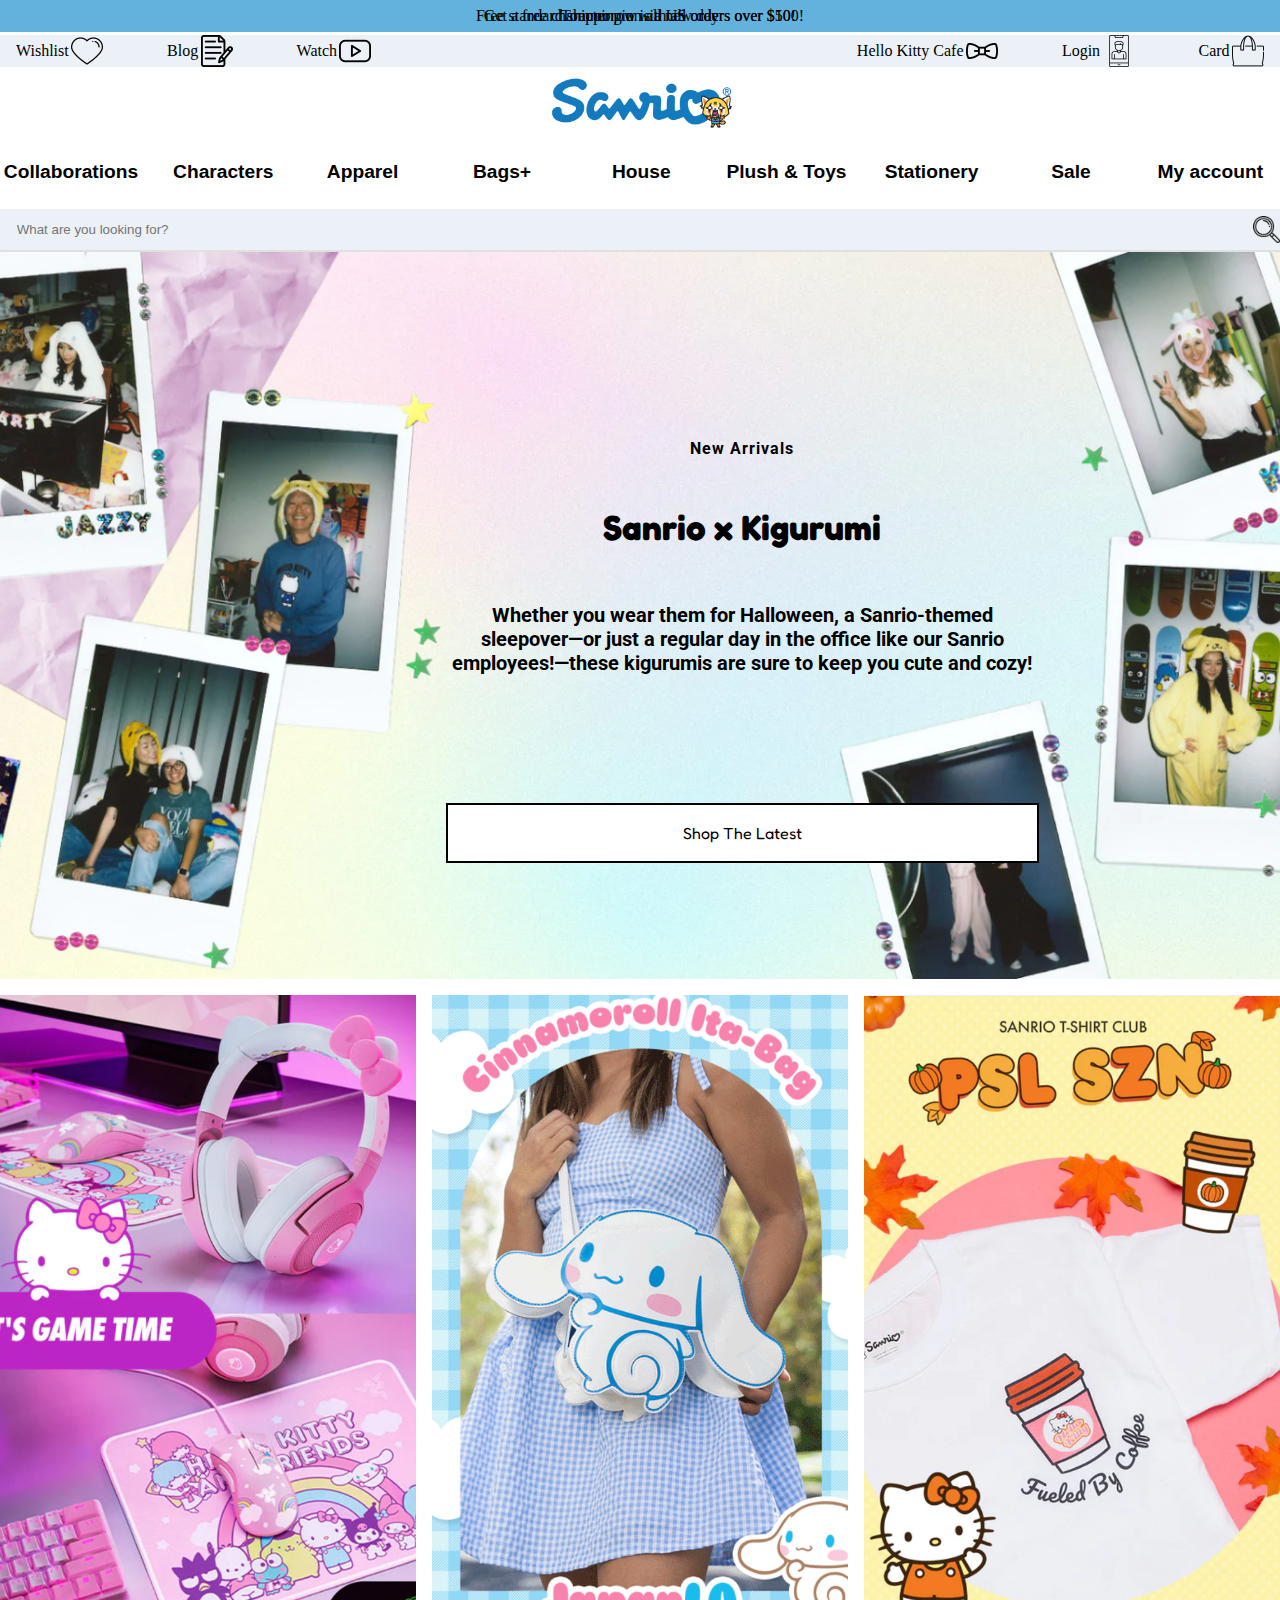
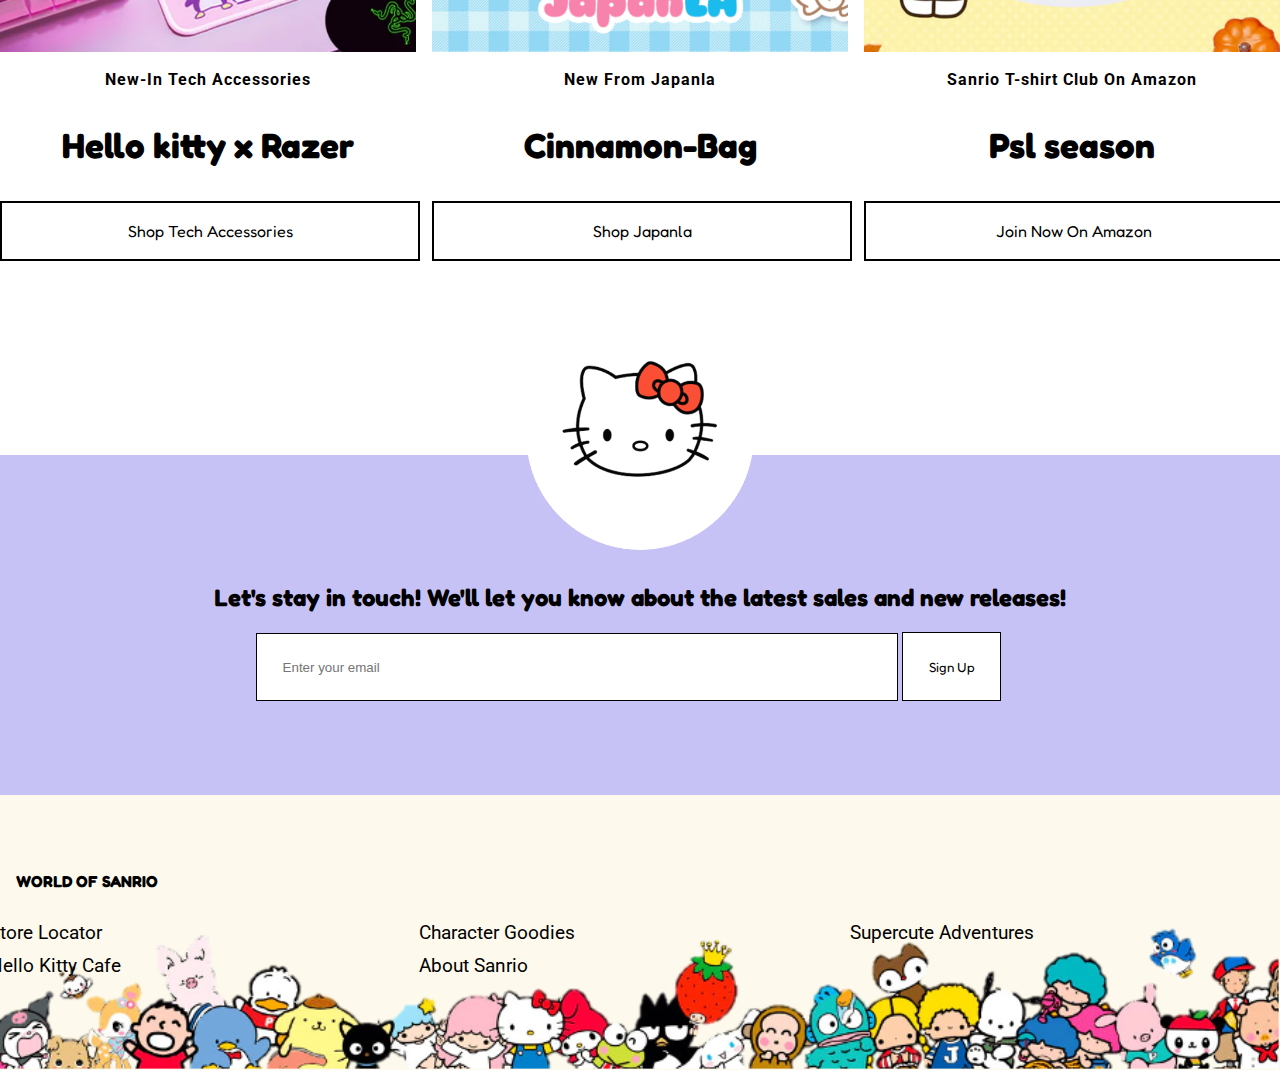
<file: index.html>
<!DOCTYPE html>
<html lang="en">
<head>
    <meta charset="UTF-8">
    <link rel="stylesheet" href="css/sanrio.css">
    <link rel="stylesheet" href="css/both.css">
    <meta http-equiv="X-UA-Compatible" content="IE=edge">
    <meta name="viewport" content="width=device-width, initial-scale=1.0">
    <title>Sanrio Home</title>
</head>
<body>  
    <header>      
        <section aria-label="Our deals">   
            <p>Tommorow is a new day</p>  
            <p>Free standard shipping on all US orders over $100!</p>
            <p>Get a free character pin with all orders over $50!</p>
        </section>     
        
        <button aria-hidden="menu open"><img src="img/menu.png" alt="menu"/></button>

        <section aria-label="Fast Links">
            <a href="#">Wishlist <img src="img/wishlist.png" alt="icon heart"> </a>
            <a href="#">Blog <img src="img/blog.png" alt="pen and notebook icon"></a>
            <a href="#">Watch <img src="img/watch.png" alt="play video icon"> </a>
            <a href="#">Hello Kitty Cafe <img src="img/cafe.png" alt="icon Bow"> </a>
            <a href="#">Login<img src="img/login.png" alt="login"></a>
            <a href="#">Card<img src="img/bag.png" alt="Shopping bag"></a>
        </section> 
        
        <a href="#"><img src="img/logo.png" alt="sanrio logo"></a>

        <nav>

            <button aria-hidden="menu sluiten"><img src="img/sluiten.png" alt="close button from the menu" /></button>
          
            <ul>
                <li><a href="#">Collaborations</a></li>
                <li><a href="#">Characters</a></li>
                <li><a href="#">Apparel</a></li>
                <li><a href="#">Bags+</a></li>
                <li><a href="koop.html">House</a></li>
                <li><a href="#">Plush & Toys</a></li>
                <li><a href="#">Stationery</a></li>
                <li><a href="#">Sale</a></li>
                <li><a href="#"> My account</a></li>
            </ul>

            <section aria-label="Fast Links">
                <a href="#">Wishlist <img src="img/wishlist.png" alt="icon heart"> </a>
                <a href="#">Blog <img src="img/blog.png" alt="pen and notebook icon"></a>
                <a href="#">Watch <img src="img/watch.png" alt="play video icon"> </a>
                <a href="#">Cafe <img src="img/cafe.png" alt="icon Bow"> </a>
            </section> 
        </nav>
      
        <form action="" >
            <input type="search" placeholder="What are you looking for?">
            <button type="submit"></button>
        </form>
    </header>

    <main>
        <h1>sanrio</h1>

        <section aria-label="ad for sanrio kigurumi">
            <div>
                <h2>New Arrivals</h2>
                <h3>Sanrio x Kigurumi</h3>
                <p>Whether you wear them for Halloween, a Sanrio-themed sleepover—or just a regular day in the office like our Sanrio employees!—these kigurumis are sure to keep you cute and cozy!</p>
                <a href="#">Shop The Latest</a>
            </div>
            <img src="img/eerstemain.png" alt="image with people wearing our sanrio collection">
        </section>
        
        <section  aria-label="ad for Hello Kitty x Razer">
            <img src="img/main1.png" alt="Image of our new headphones with razer">
            <h2>New-In Tech Accessories</h2>
            <h3>Hello kitty x Razer</h3>
            <p>We partnered with Razer (who's like, a major name in the e-sports community!) for the cutest gaming accessories ever. You sure need them. Get them here!</p>
            <a href="#">Shop Tech Accessories</a>
        </section>

        <section aria-label="ad for Cinnamon-Bag">
            <img src="img/main2.png" alt="image of our new Cinnamon-Bag">
            <h2>New From Japanla</h2>
            <h3>Cinnamon-Bag</h3>
            <p>bags are accessories with clear pockets designed to showcase pins, buttons, and other types of fandom merch. They're named for the "pain" inflicted on the bags by all of the pins attached to it!</p>
            <a href="#">Shop Japanla</a>
        </section>

        <section aria-label="ad for joining the sanrio club">
            <img src="img/main3.png" alt="image of our autumn sanrio collection with pumpkins on it">
            <h2>Sanrio T-shirt Club On Amazon</h2>
            <h3>Psl season</h3>
            <p>Grab your pumpkin spice latte! Autumn's on the way. Join the Sanrio T-Shirt Club at Amazon and get an exclusive tee delivered to your doorstep for only $17.99 per month with free shipping!</p>
            <a href="#">Join Now On Amazon</a>
        </section>
   
        <ul>
            <li><a href="#">Shop hello kitty</a></li>
            <li><a href="#">Shop New Arrivals</a></li>
            <li><a href="#">Shop Apparel</a></li>  
        </ul>

        <ul>
            <li><a href="#">Shop Home Goods</a></li>
            <li><a href="#">Shop Plushes</a></li>
            <li><a href="#">Shop Stationery</a></li> 
        </ul>
    
    </main>

    <footer>  
        <img src="img/hoofd.png" alt="hello kitty head icon">
            
        <section aria-label="mail about our new products">
            <h2>Let's stay in touch! We'll let you know about the latest sales and new releases!</h2>
            <input type="mail" placeholder="Enter your email">
            <button>Sign Up</button>
        </section>

        <section aria-label="A footer with fast links">
            <h2>WORLD OF SANRIO</h2>
            <ul>
                <li><a href="#">Store Locator</a></li>
                <li><a href="#">Character Goodies</a></li>
                <li><a href="#">Supercute Adventures</a></li>
                <li><a href="#">Hello Kitty Cafe</a></li>
                <li><a href="#">About Sanrio</a></li>
            </ul>
        </section>
    </footer>
    <script defer src="scripts/scripts.js"></script>
</body>

</html>
</file>
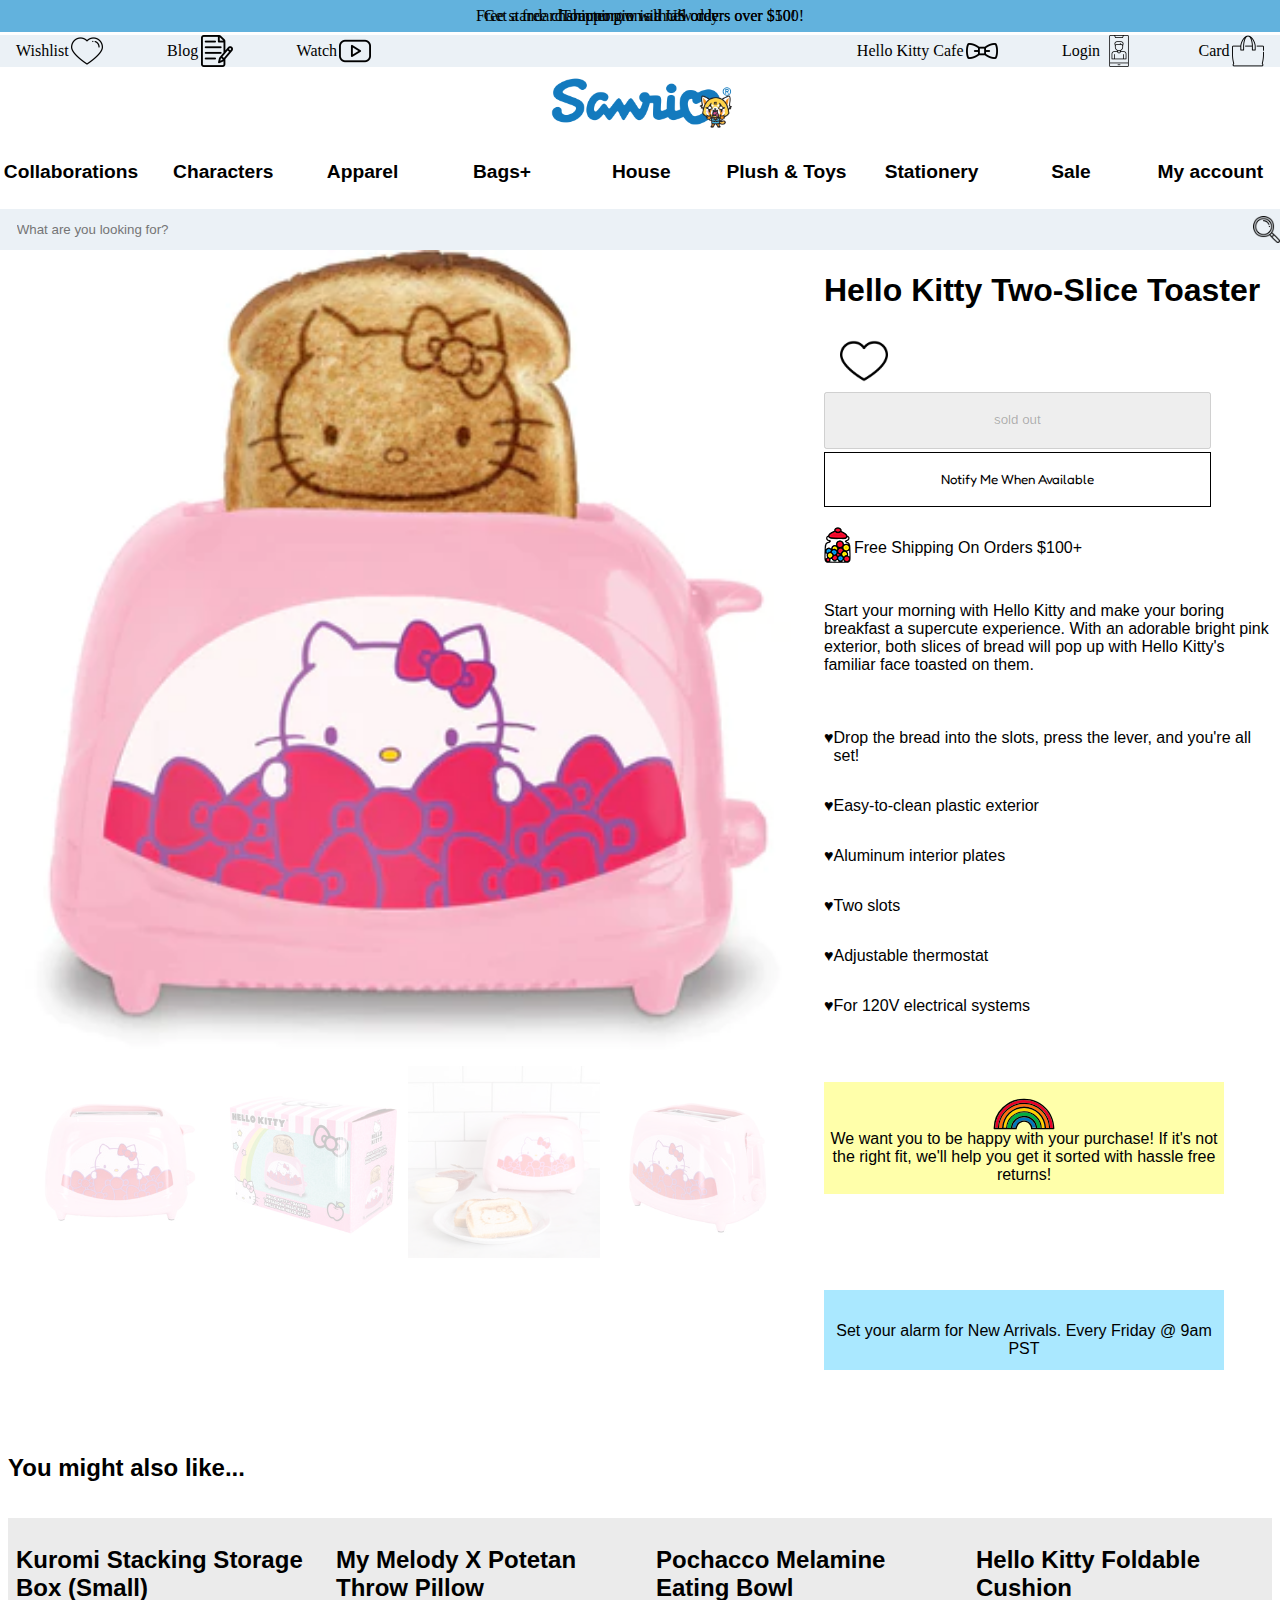
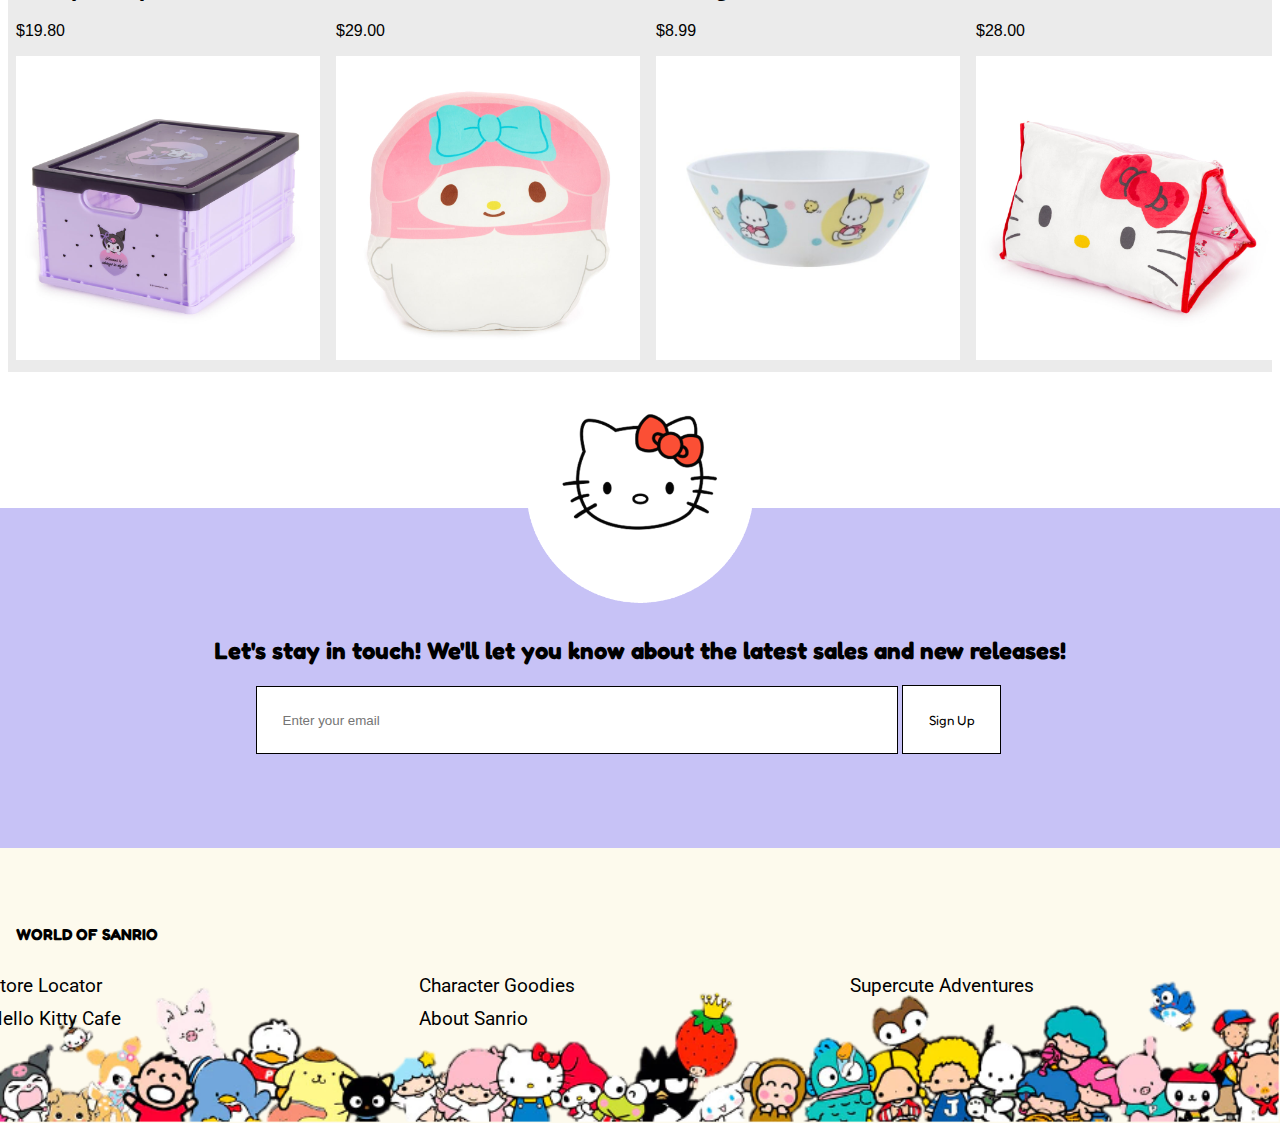
<file: koop.html>
<!DOCTYPE html>
<html lang="en">
<head>
    <meta charset="UTF-8">
    <link rel="stylesheet" href="css/koop.css">
    <link rel="stylesheet" href="css/both.css">
    <meta http-equiv="X-UA-Compatible" content="IE=edge">
    <meta name="viewport" content="width=device-width, initial-scale=1.0">
    <title>Sanrio shope page</title>
</head>
<body>
    <header>      
        <section aria-label="Our deals">   
            <p>Tommorow is a new day</p>  
            <p>Free standard shipping on all US orders over $100!</p>
            <p>Get a free character pin with all orders over $50!</p>  
        </section>     
        
        <button aria-hidden="menu open"><img src="img/menu.png" alt="menu"/></button>

        <section aria-label="Fast Links">
            <a href="#">Wishlist <img src="img/wishlist.png" alt="icon heart"> </a>
            <a href="#">Blog <img src="img/blog.png" alt="pen and notebook icon"></a>
            <a href="#">Watch <img src="img/watch.png" alt="play video icon"> </a>
            <a href="#">Hello Kitty Cafe <img src="img/cafe.png" alt="icon Bow"> </a>
            <a href="#">Login<img src="img/login.png" alt="login"></a>
            <a href="#">Card<img src="img/bag.png" alt="Shopping bag"></a>
        </section> 
        
        <a href="index.html"><img src="img/logo.png" alt="sanrio logo"></a>

        <nav>
            <button aria-hidden="menu sluiten"><img src="img/sluiten.png" alt="close button from the navigation menu" /></button>
            <ul>
                <li><a href="#">Collaborations</a></li>
                <li><a href="#">Characters</a></li>
                <li><a href="#">Apparel</a></li>
                <li><a href="#">Bags+</a></li>
                <li><a href="koop.html">House</a></li>
                <li><a href="#">Plush & Toys</a></li>
                <li><a href="#">Stationery</a></li>
                <li><a href="#">Sale</a></li>
                <li><a href="#"> My account</a></li>
            </ul>

            <section aria-label="Fast Links">
                <a href="#">Wishlist <img src="img/wishlist.png" alt="icon heart"> </a>
                <a href="#">Blog <img src="img/blog.png" alt="pen and notebook icon"></a>
                <a href="#">Watch <img src="img/watch.png" alt="play video icon"> </a>
                <a href="#">Cafe <img src="img/cafe.png" alt="icon Bow"> </a>
            </section> 
        </nav>
      
        <form action="" >
            <input type="search" placeholder="What are you looking for?">
            <button type="submit"></button>
        </form>
    </header>





    <main>
        <section aria-label="Information about the toaster">
            <h1>Hello Kitty Two-Slice Toaster</h1>
            <audio src="audio/kitty.mov"></audio>
            <audio src="audio/angry.mov"></audio>
            <img id="image1" src="img/like.png" alt=" button" onclick="changeImage()">
            <p>Sold out</p>
            <button disabled>sold out</button>
            <button>Notify Me When Available</button>
            <p>Free Shipping On Orders $100+</p>
            <p>Start your morning with Hello Kitty and make your boring breakfast a supercute experience. With an adorable bright pink exterior, both slices of bread will pop up with Hello Kitty's familiar face toasted on them.</p>
            <ul>
                <li><p>Drop the bread into the slots, press the lever, and you're all set!</p></li>
                <li><p>Easy-to-clean plastic exterior</p></li>
                <li><p>Aluminum interior plates</p></li>
                <li><p>Two slots</p></li>
                <li><p>Adjustable thermostat</p></li>
                <li><p>For 120V electrical systems</p></li>
            </ul>
        </section>  
   
        <img src="img/toaster1.webp" alt="Image of a pink toaster with hello kitty on it with hearts, there is bread sticking out with hello kitty's head on it">

        <section aria-label="More images of the toaster"> 
            <img src="img/toaster2.jpg" alt="the pink hello kitty toaster with hearts" />
            <img src="img/toaster3.jpg" alt="the hello kitty toaster box" />
            <img src="img/toaster4.jpg" alt="a picture of the toaster in the kitchen" />
            <img src="img/toaster5.jpg" alt="A side vieuw of the hello kitty toaster" />
        </section> 
    
        <p>We want you to be happy with your purchase! If it's not the right fit, we'll help you get it sorted with hassle free returns!</p>
        <p>Set your alarm for New Arrivals. Every Friday @ 9am PST</p>
  
        <h2>You might also like...</h2>
        
        <section aria-label="more products">
    
            <!-- eerste ad -->
            <section aria-label="Kuromi storage box">
                <H2>Kuromi Stacking Storage Box (Small)</H2>
                <p>$19.80</p>
                <img src="img/bak1.jpg" alt="product storage bin" />
            </section>
            <!-- 2de ad -->
            <section aria-label="my melody pillow"> 
                <H2>My Melody X Potetan Throw Pillow</H2>
                <p>$29.00</p>
                <img src="img/knuffel1.jpg" alt="My Melody Pillow" />
            </section>
            <!-- 3de ad -->
            <section aria-label="Pochacco bowl" > 
                <H2>Pochacco Melamine Eating Bowl</H2>
                <p>$8.99</p>
                <img src="img/kom2.jpg" alt="Pochacco eating bowl" />
            </section>
            <!-- 4de ad -->
            <section aria-label="Hello kitty cushion"> 
                <H2>Hello Kitty Foldable Cushion</H2>
                <p>$28.00</p>
                <img src="img/stoel1.jpg" alt="Hell Kitty Foldable Cushion">
            </section>
            <!-- 5de ad -->
            <section aria-label="pompompurin candle"> 
                <H2>Pompompurin Soy Caramel Candle</H2>
                <p>$37.00</p>
                <img src="img/kaars1.jpg" alt="pompomprin candle">
            </section>
            <!-- 6de ad -->
            <section aria-label="hello kitty storange bin"> 
                <H2>Hello Kitty Plush Storage Bin</H2>
                <p>$34.00</p>
                <img src="img/kitty1.jpg" alt="Hello Kitty Plush Storage Bin">
            </section>
        </section>
    </main>

    <footer>  
        <img src="img/hoofd.png" alt="hello kitty hoofd icoon">
            
        <section aria-label="mail about our new products">
            <h2>Let's stay in touch! We'll let you know about the latest sales and new releases!</h2>
            <input type="mail" placeholder="Enter your email">
            <button>Sign Up</button>
        </section>

        <section aria-label="A footer with fast links">
            <h2>WORLD OF SANRIO</h2>
            <ul>
                <li><a href="#">Store Locator</a></li>
                <li><a href="#">Character Goodies</a></li>
                <li><a href="#">Supercute Adventures</a></li>
                <li><a href="#">Hello Kitty Cafe</a></li>
                <li><a href="#">About Sanrio</a></li>
            </ul>
        </section>
    </footer>
    <script defer src="scripts/scripts.js"></script>
</body>

</html>
</file>
<file: css/sanrio.css>
/* hide h1 */
main > h1 {
    clip: rect(0 0 0 0);
    clip-path: inset(50%);
    height: 1px;
    overflow: hidden;
    position: absolute;
    white-space: nowrap;
    width: 1px;
}
/* eerste kopje */
main>section:nth-of-type(1) {
    display: flex;
    flex-direction: column-reverse;
    justify-content: flex-end;
}

.overlay {
    position: fixed;
    top: 0;
    bottom: 0;
    left: 0;
    right: 0;
    background: rgba(0, 0, 0, 0.7);
    transition: opacity 500ms;
    visibility: hidden;
    opacity: 0;
  }

.overlay:target {
    visibility: visible;
    opacity: 1;
  }
  .popup {
    margin: 70px auto;
    padding: 20px;
    background: #fff;
    border-radius: 5px;
    width: 30%;
    position: relative;
    transition: all 5s ease-in-out;
  }

main>section>img {
    width: 100%;
}

main>section>div>h2 {
    color: var(--text-color);
    font-size: 1em;
    letter-spacing: 0.0625em;
    text-align: center;
    font-family: 'Roboto', sans-serif;
    font-weight: bold;
    z-index: 100;
}

main>section>div>h3 {
    color: var(--text-color);
    font-size: 2.19em;
    font-weight: bold;
    position: relative;
    text-align: center;
    font-family: 'Fredoka One', cursive;
}

main>section>div>p {
    color: var(--text-color);
    text-align: center;
    font-size: 1.25em;
    font-family: 'Roboto', sans-serif;
    font-weight: bold;
    height: 9em;
    z-index: 100;
}

main>section>div>a {
    color: var(--textblack-color);
    text-decoration: none;
    line-height: 3.5em;
    border: 0.13em solid var(--border-color);
    display: block;
    width: 100%;
    background-color: var(--button-bg-color);
    font-family: 'Fredoka One', cursive;
    z-index: 100;
}

main > section > div > a:hover {
    background-color: var(--hvrbutton-bg-color);
    color: var(--hvrbutton-text-color);
}





/* alle h2 van de ads */
main>section>h2 {
    color: var(--text-color);
    font-size: 1em;
    letter-spacing: 0.0625em;
    text-align: center;
    font-family: 'Roboto', sans-serif;
    font-weight: bold;
}

/* alle h3 van de ads */
main>section>h3 {
    color: var(--text-color);
    font-size: 2.19em;
    font-weight: bold;
    position: relative;
    text-align: center;
    font-family: 'Fredoka One', cursive;
}

/* alle p van de ads */
main>section>p {
    color: var(--text-color);
    height: 8.8em;
    text-align: center;
    font-size: 1.25em;
    font-family: 'Roboto', sans-serif;
    font-weight: bold;
}

/* alle linkjes van de ads */
main>section>a {
    text-decoration: none;
    color: var(--textblack-color);
    line-height: 3.5em;
    border: 0.13em solid var(--border-color);
    display: block;
    margin-bottom: 14%;
    width: 100%;
    background-color: var(--button-bg-color);
    font-family: 'Fredoka One', cursive;
}

/* knoppen worden zwart wanneer hover */
main>section>a:hover {
    background-color: var(--hvrbutton-bg-color);
    color: var(--hvrbutton-text-color);
}





/* unorderd lijst in de main (er zit geen bepaalde volgorde in) */
main>ul {
    display: grid;
    text-align: center;
    grid-gap: 1rem;
    list-style: none;
    margin-left: -2.3125em;
}

/* lijst in ul */
main>ul>li {
    background-color: var(--link-bg-color);
    border-radius: 1000em;

}

/* linkjes in de lijstjes */
main>ul>li>a {
    padding: 0.5em;
    display: block;
    text-decoration: none;
    color: var(--linkclr-color);
    font-size: .9em;
    font-family: 'Roboto', sans-serif;
}

    




  /* responsive */

  @media (min-width: 25em) {

      main {
          display: grid;
          grid-template-columns: 1fr 1fr;
          text-align: center;
          grid-gap: 1rem;
      }
/* object-fit wordt gebruikt om aan te geven hoe de img moet worden aangepast om in de container te passen dit dit word het blijft de zelfde hoogte en breedt die ik aan heb gegeven. */
      main>section>img {
          width: 100%;
          height: 67vw;
          object-fit: cover;
      }

      main>ul {
          list-style: none;
          margin-left: -2.3125em;
          /* negeert nu de oude display: flex */
          display: contents;
      }

  }




  
/* responsive */

@media (min-width: 50em) {

    main {
        display: grid;
        grid-template-columns: 1fr 1fr 1fr;
        grid-template-rows: 81vh auto;
        text-align: center;
        grid-gap: 1rem;
    }

    main>section:nth-of-type(1) {
        grid-area: 1 / 1 / 2 / -1;
        position: relative;
    }

    main>section:nth-of-type(1) img {
        content: url("../img/800header.png");
        height: 100%;
    }

    main>section:nth-of-type(1) div {
        position: absolute;
        width: 46%;
        left: 35%;
        height: 108%;
        display: flex;
        flex-direction: column;
        justify-content: center;
        align-items: center;
    }

    main>ul {
        display: none;

    }

    main>section:nth-of-type(n+2) img {
        height: 73vh;
    }


    main>section:nth-of-type(1) h2 {

        text-align: center;

    }

    main>section:nth-of-type(1) h3 {

        text-align: center;
    }

    main>section:nth-of-type(1) p {

        text-align: center;
    }

    /* selecteer vanaf de 2de section alles */
    /* display none wordt niet gezien en leesbaar */
    main>section:nth-of-type(n+2) p {
        display: none;
    }

    main>section:nth-of-type(1) button {
        bottom: 3em;
        left: 30em;
        width: 14em;
    }
}
</file>
<file: css/both.css>
@import url('https://fonts.googleapis.com/css2?family=Expletus+Sans:wght@700&family=Fredoka+One&family=Roboto:ital,wght@0,100;1,300&display=swap');
/* font-family: 'Expletus Sans', cursive;
font-family: 'Fredoka One', cursive;
font-family: 'Roboto', sans-serif; */

/* alle kleuren */
:root {
    --text-color: black;
    --textblack-color: black;
    --header-bg-color: #62B2DD;
    --link-bg-color: #1D1F80;
    --linkclr-color: white;
    --input-color: #EBF1F6;
    --header-color: #EBF1F6;
    --footersection-bg-color: #C7C2F6;
    --footer-bg-color: #FDFAED;
    --footer-text-color: black;
    --btntext-color: black;
    --border-color: black;
    --button-bg-color: white;
    --text-color: black;
    --hvrbutton-bg-color: black;
    --hvrbutton-text-color: white;
    --bg-color: white;
    --focus-color: rgb(254, 117, 231);
    --hover-color: rgb(254, 117, 231);
    --active-color:#62B2DD;
    --p1-bg-color: rgb(255, 255, 170);
    --p2-bg-color: rgb(170, 232, 255);
    --product-bg-color: rgb(235, 235, 235);
}

/* alle kleuren dark mode */
@media(prefers-color-scheme: dark) {
    :root {
    --text-color: rgb(255, 255, 255);
    --textblack-color: black;
    --header-bg-color: #0d92d9;
    --link-bg-color: #6a5ea1;
    --linkclr-color: rgb(255, 255, 255);
    --input-color: #93b6d3;
    --header-color: #c7d1d6;
    --footersection-bg-color: #6a5ea1;
    --footer-bg-color: #ccc293;
    --footer-text-color: rgb(0, 0, 0);
    --btntext-color: rgb(255, 255, 255);
    --border-color: rgb(255, 255, 255);
    --button-bg-color: white;
    --text-color: rgb(255, 255, 255);
    --hvrbutton-bg-color: #93b6d3;
    --hvrbutton-text-color: rgb(0, 0, 0);
    --bg-color: rgb(0, 0, 0);
    --focus-color: rgb(168, 58, 150);
    --hover-color: rgb(168, 58, 150);
    --active-color:#3e728f;
    --p1-bg-color: #c3a210;
    --p2-bg-color: #93b6d3;
    --product-bg-color: rgb(120, 120, 120);
    }

    /* afbeelding donker of lichter darkmode */
    img {
        filter: brightness(.8);
    }
    header > button > img {
        filter: invert(1);
    }
    header > section > a > img {
        filter: invert(1);
    }

    footer > img {
        filter: invert(1);
    }

    /* koop pagina iconen */
    #image1 {
        filter: invert(1);
    }

    main > section:nth-of-type(1) > ul > li:before {
        filter: invert(1);
    }
}

/* focus van alles */
:focus {
    color: var(--focus-color);
    border:0.1875em solid var(--focus-color);
}

/* hover linkjes en buttons */
a:hover {
    color: var(--hover-color);
}

button:hover {
    color: var(--hover-color);
}

/* active */
a:active {
    color: var(--active-color);
    border:0.1875em solid var(--active-color);
}

button:active {
    color: var(--active-color);
    border:0.1875em solid var(--active-color);
}








body {
    margin: 0em;
    background-color: var(--bg-color);
    overflow-x: hidden;
}

header {
    display: flex;
    flex-wrap: wrap;
    column-gap:.5em;
    row-gap: 2em;
}




header > section:nth-of-type(1) {
    position: relative;
    width:100%;
    height: 2em;
    background-color:var(--header-bg-color) ;
    line-height: 2em;

    display:grid;
    justify-content:center;
    align-items: center;
}
/* tekst die veranderd */
header > section > p {
    --slide-time:21s;

    /* background-color: var(--header-bg-color); */
    
    line-height: 1em;
    width: -webkit-fill-available;
    text-align: center;
    white-space: nowrap;
    position: absolute;

    width:100%;

    animation: slide var(--slide-time) infinite linear backwards;
} 

header>section>p:nth-child(1) {
    /* background-color:#f006; */
    /* animation: eerste 20s infinite; */
    animation-delay: calc(var(--slide-time) / 3);
}

header>section>p:nth-child(2) {
    /* background-color:#0f06; */
    /* animation: tweede 20s infinite; */
    animation-delay: calc(var(--slide-time) / 3 * 2);
}

header>section>p:nth-child(3) {
    /* background-color:#00f6; */
    /* animation: derde 20s infinite; */
}


@keyframes slide {
    0%{
        transform: translateX(110vw);
    }
    67%, 100% {
        transform: translateX(-110vw);
    }
}

@media (min-width:40em) {
    header > section > p {
        --slide-time:30s;
    }
}

@media (min-width:50em) {
    header > section > p {
        --slide-time:39s;
    }
}

@media (min-width:60em) {
    header > section > p {
        --slide-time:48s;
    }
}

/* keyframes een begin of eind punt van een transitie */
/* z-index werkt alleen bij een bepaalde positie (bij mij is dat absolute) */
/* z-index met een hogere index word gaat boven de gene met een lage index */
/* begint left110em in het midden naar 0em dan eruit naar -100em dan met opacity terug de zelfde weg*/
@keyframes eerste {
    0% {
        left: 110em;
        opacity: 0;
    }

    20% {
        left: 0em;
        opacity: 1;
        z-index: 1;
    }

    40% {
        left: -100em;
        opacity: 1;
        z-index: -1;
    }

    60% {
        left: -100em;
        opacity: 0;
    }

    80% {
        left: 0em;
        opacity: 0;

    }

    /* tekst is uit het scherm door opacity blijft het blauw */
    100% {
        left: 110em;
        opacity: 0;
    }
}

@keyframes tweede {


    0% {
        left: -100em;
        opacity: 0;
    }

    20% {
        left: 0em;
        opacity: 0;

    }

    /* tekst is uit het scherm door opacity blijft het blauw */
    40% {
        left: 110em;
        opacity: 0;
    }

    60% {
        left: 0em;
        opacity: 1;
        z-index: 1;

    }

    80% {
        left: -100em;
        opacity: 1;
        z-index: -1;
    }

    100% {
        left: -100em;
        opacity: 0;
    }
}

@keyframes derde {

    0% {
        left: -100em;
        opacity: 1;
        z-index: -1;
    }

    20% {
        left: -100em;
        opacity: 0;
    }

    40% {
        left: 0em;
        opacity: 0;

    }

    /* tekst is uit het scherm door opacity blijft het blauw */
    60% {
        left: 110em;
        opacity: 0;
    }

    80% {
        left: 110em;
        opacity: 0;

    }

    100% {
        left: 0em;
        opacity: 1;
        z-index: 1;
    }
}

/* hamburger menu img */
header > button > img {
    height: 2em;
}
header > button {
    width: 16%;
    border-style: none;
    background-color: transparent;
}

/* nav blijft op zelfde plek (in hamburger menu) */
/* door translate x kan hij horizontaal dicht (verstopt aan de linker kant) */
nav {
    background-color: var(--bg-color);
    position: fixed;
    top: 0;    
    bottom: 0;
    left: 0;
    right: 0;
    transform: translateX(-100%);
    z-index: 100;
    transition: .5s ease-in;
}

/* als menu open is */
nav.ikBenOpen {
    transform: translateX(0%);
    transition: .5s ease-out;
    overflow: hidden
}

/* sluit button */
header > nav > button {
    padding: .5em;
    border: none;
    background: transparent;
}

header > nav > button >img {
    width: 4em;
}

nav > ul {
    padding-left: 3em;
    list-style: none;
    line-height: 3em;
    font-size: larger;
}

header > nav > ul > li > a {
    text-decoration: none;
    color: var(--text-color);
    font-family: sans-serif;
    font-weight: bolder;
}

header > nav > section {
    background-color: var(--header-color);
    justify-content: center;
    padding-bottom: 2em;
    padding-top: 1em;
    display: grid;
    grid-template-columns: 1fr 1fr;
    text-align: center;
    grid-gap: 1rem;
    column-gap: 6em;
}


header > nav > section > a {
    display: flex;
    align-items: center;
    gap: 0.15em;
    color: var(--text-color);
    text-decoration: none;
}

header > nav > section > a > img {
    height: 3em;
}


/* login in card */
header > section:nth-of-type(2){
    position: absolute;
    right: 0em;
    top: 4em;
    display: flex;
}

header > section> a {
    text-decoration: none;
    color: var(--text-color);
    display: flex;
    align-items: center;
    gap: 0.5em;
}
/* grote van afbeeldingen */
header > section > a > img {
    height: 2em;
}
/* icoons niet zichtbaar (vanaf het begin tot de 4de a geselecteerd) */
header > section > a:nth-of-type(-n + 4) {
display: none;
}




/* grote van het logo */
header > a > img {
    height: 2em;
}




/* zoek */
header form {
    width: 100%;
}

form>input {
    background-color: var(--input-color);
    border: none;
    height: 3.125em;
    padding: 0 1.25em;
    width: 100%;
    background-image: url("../img/751463.png");
    background-size: 2em;
    background-repeat: no-repeat;
    background-position: right;
}

form>button {
    clip: rect(0 0 0 0);
    position: absolute;
}


/* footer */

/* hello kitty hoofd */
footer>img {
    border-radius: 50%;
    display: block;
    margin-left: auto;
    margin-right: auto;
    width: 30%;
    margin-bottom: -18%;
}

footer>section:nth-of-type(1) {
    background-color: var(--footersection-bg-color);
    padding-bottom: 6em;
}

footer>section:nth-of-type(1)>h2 {
    text-align: center;
    padding-top: 23%;
    font-family: 'Fredoka One', cursive;
}

footer>section>input {
    margin-left: 7%;
    width: 46%;
    padding: 4%;
    border: 0.1em solid;
}

footer>section>button {
    padding: 4%;
    background-color: var(--button-bg-color);
    border: 0.1em solid;
    font-family: 'Fredoka One', cursive;
}

footer>section:nth-of-type(2) {
    background-color: var(--footer-bg-color);
    background-image: url("../img/footer.webp");
    background-repeat: no-repeat;
    background-size: 3.5em;
    background-position: right;
    margin-top: -1em;
    padding-bottom: 1em;
}

footer>section:nth-of-type(2)>h2 {
    margin-left: 1em;    
    font-size: 1em;
    padding-top: 15%;
    font-family: 'Fredoka One', cursive;
}

footer>section>ul {
    margin-left: -4%;
    list-style-type: none;
    margin-top: 2%;
    font-family: 'Roboto', sans-serif;
}


footer>section>ul>li>a {
    font-size: larger;
    text-decoration: none;
    color: var(--textblack-color);
    line-height: 1.7em;
}

@media (min-width: 34.9375em){

}

@media (min-width: 25em) {
    header>a {
        display: flex;
        justify-content: center;
        width: 68%;

    }
}

@media (min-width: 34.9375em){
    header > nav > section {
        background-color: var(--header-color);
        width: 100%;
        display: flex;
        justify-content: center;
        gap: 3em;
        padding-bottom: 2em;
        padding-top: 1em;
    
    }
}

        
@media (min-width: 50em) {

    header {
        display: flex;
        flex-wrap: wrap;
        column-gap: 1em;
        row-gap: 0.2em;
    }

  

    /* tekst slides */
    header>section:nth-of-type(1) {
        /* Position: relative; */
        /* width: 100%; */
        /* height: 1.8em; */
    }

    header>section>p {
        /* height: 2em; */
        /* margin-top: 0em; */
        /* margin-bottom: 2em; */
    }

        
     /* nav */
    header > nav > ul {
        padding: 0.2em;
        line-height: normal;
        display: grid;
        grid-template-columns: repeat(9, 1fr);
        text-align: center;
        grid-gap: 1em;
    }

    header>nav {
        white-space: nowrap;
        transform: none;
        transition: none;
        background: transparent;
        position: unset;
        width: 100%;
    }


    
    /* hamburger menu niet meer te zien */
    header>button {
        display: none;
    }
    
    header>nav>button {
        display: none;
    }
    
    header>nav>a>button {
       display: none;
    }
    
    header>nav>ul>li {
        display: inline-block;
        margin-right: 0.6em;
    }

    header > nav > section {
        display: none;
    }



    /* iconen */
    header>section:nth-of-type(2) {
        background-color: var(--header-color);
        width: 100%;
        padding-left: 1em;
        padding-right: 1em;
        display: flex;
        justify-content: center;
        gap: 4em;
        position: inherit;
    }
    
    header>section:nth-of-type(2) a {
        display: flex;
        align-items: center;
        gap: .15em;
    }
    
    header>section:nth-of-type(2) a:nth-of-type(3) {
        margin-right: auto;
    }



    /* logo */
    header>a {
        display: flex;
        justify-content: center;
        width: 100%;
    }
    
    header>a>img {
        height: 4em;
    }
        
                         
        
    footer>img {
        width: 18%;
        margin-bottom: -9%;
    }
        
    footer>section:nth-of-type(1)>h2 {
        padding-top: 10%;
    }
        
    footer>section>input {
        margin-left: 20%;
        padding: 2%;
    }
        
    footer>section>button {
        padding: 2%;
    }
        
    footer>section>ul {
        display: grid;
        grid-template-columns: 1fr 1fr 1fr;
        justify-items: start;
    }
        
    footer>section:nth-of-type(2)>h2 {
        font-size: 1em;
        padding-top: 6%;
    }
    
    footer>section:nth-of-type(2) {
        background-image: url("../img/footer.png");
        background-size: 100%;
        background-position: bottom;
        padding-bottom: 4.5em;
    }
        
    }
</file>
<file: css/koop.css>
main {
    display: grid;
    grid-template-columns: 100%;
    font-family: sans-serif;
    margin-left: .5em;
    margin-right: .5em;
}


/* toaster */
main > img {
grid-area: 1;
width: 100%;
}

/* afbeeldingen toaster */
/* justify content is horizonrtaal */
main > section:nth-of-type(2) {
display: flex;
justify-content: center;
grid-area: 2;
}
main > section:nth-of-type(2) > img  {
height: 5em;
cursor: pointer;
opacity: 21%;
}

/* hover toaster */
main > section:nth-of-type(2) > img:hover {
width: 24%;
opacity: 100%;
}

/* beschrijving tekst toaster */
main > section:nth-of-type(1){
    color: var(--text-color);    
    display: flex;
    flex-wrap: wrap;
    grid-area: 3;
    row-gap: 0.2em;
    }

main > section:nth-of-type(1) > img {
    height: 3em;
    padding-left: 1em;
}

/* sold out is hidden maar moet wel voorgelezen worden, button is disabled dus die slaat hij helemaal over */
main > section:nth-of-type(1) > p:nth-of-type(1) {
    clip: rect(0 0 0 0);
    position: absolute;
}
/* sold out */
main>section>button:nth-of-type(1) {
    width: 100%;
    line-height: 3.5em;
}

/* notify me button */
main > section > button:nth-of-type(2) {
line-height: 3.5em;
border: 0.125em solid var(--border-color);
width: 100%;
background-color: var( --button-bg-color);
font-family: 'Fredoka One', cursive;
}


/* snoeppot afbeelding */
main > section:nth-of-type(1) > p:nth-of-type(2){
    background-image: url("../img/snoep.png");
    background-repeat: no-repeat;
    height: 1.5em;
    width: 18em;
    padding-top: 0.8em;
    background-position-y: bottom;
    text-align: center;
}

/* heart bullet points */
main > section:nth-of-type(1) > ul{
    list-style: none;
    padding-inline-start: 0em;
}
/* display flex zorgt ervoor dat ze automatisch in een colomn of rij worden gezet */
main > section:nth-of-type(1) > ul > li{
    display: flex;
    align-items: baseline;
}
/* css zegt tegen de list tag (ul) om niet normale bullet points te gebruiken. Hij add heart ASCII (getallen die een letter betekenen/icoon) */
 main > section:nth-of-type(1) > ul > li:before {
    content: "\2665";
    color: #000000;
}

main > p {
    width: auto;
}

main>p:nth-of-type(1) {
    background-image: url("../img/rainbow.svg");
    background-color: var(--p1-bg-color);
    background-repeat: no-repeat;
    background-size: 4em;
    padding-top: 3em;
    background-position-x: center;
    grid-area: 4;
    text-align: center;
    height: 4em;
}

main>p:nth-of-type(2) {
    background-color: var(--p2-bg-color);
    grid-area: 5;
    padding-top: 2em;
    text-align: center;
    height: 3em;
}
/* you might also like */
main > h2 {
    grid-area: 6;
}
main > section:nth-of-type(3) {
    grid-area: 7 / 2;
    display:flex;
    overflow: auto;
    grid-column-start: 1;
    grid-column-end: 3;
}

main > section:nth-of-type(3) img {
    width: 19em;
}
/* slide producten afbeeldingen achtergrond */
main > section:nth-of-type(3) section{
    background-color: var( --product-bg-color);
    padding: 0.5em;
}

/* onderste afbeeldingen hover*/
main > section:nth-of-type(3) section:nth-of-type(1) img:hover{
    width: 19em;
    content: url(../img/bak2.jpg);
}
main > section:nth-of-type(3) section:nth-of-type(2) img:hover{
    width: 19em;
    content: url(../img/knuffel2.jpg);
}
main > section:nth-of-type(3) section:nth-of-type(3) img:hover{
    width: 19em;
    content: url(../img/kom1.jpg);
}
main > section:nth-of-type(3) section:nth-of-type(4) img:hover{
    width: 19em;
    content: url(../img/stoel2.jpg);
}
main > section:nth-of-type(3) section:nth-of-type(5) img:hover{
    width: 19em;
    content: url(../img/kaars2.jpg);
}
main > section:nth-of-type(3) section:nth-of-type(6) img:hover{
    width: 19em;
    content: url(../img/kitty2.jpg);
}
@media (min-width: 25em){

 /* onder toaster afbeelding */
main > section:nth-of-type(2) > img  {
    width: 24%;
    height: 100%;
}

main > section:nth-of-type(2) > img:hover  {
    width: 24%;
    height: 100%;
}

}    
@media (min-width: 50em){

main {
    display: grid;
    grid-template-columns: 1fr 28em;
    grid-gap: 1rem;
}
/* sold out/ notify me button */
main > section > button:nth-of-type(-n+2) {
    width: 29em;
}

main > section:nth-of-type(1){
    display: flex;
    flex-wrap: wrap;
    row-gap: 0.2em;
    grid-area: 1 /2;
}
/* de 2 teksten veranderen van plek / grote */
main > p:nth-of-type(1){
    grid-area: 2 / 2;
}

main > p:nth-of-type(2){
grid-area: 3 / 2;
}

main > p {
    width: 25em;
}

}
</file>
